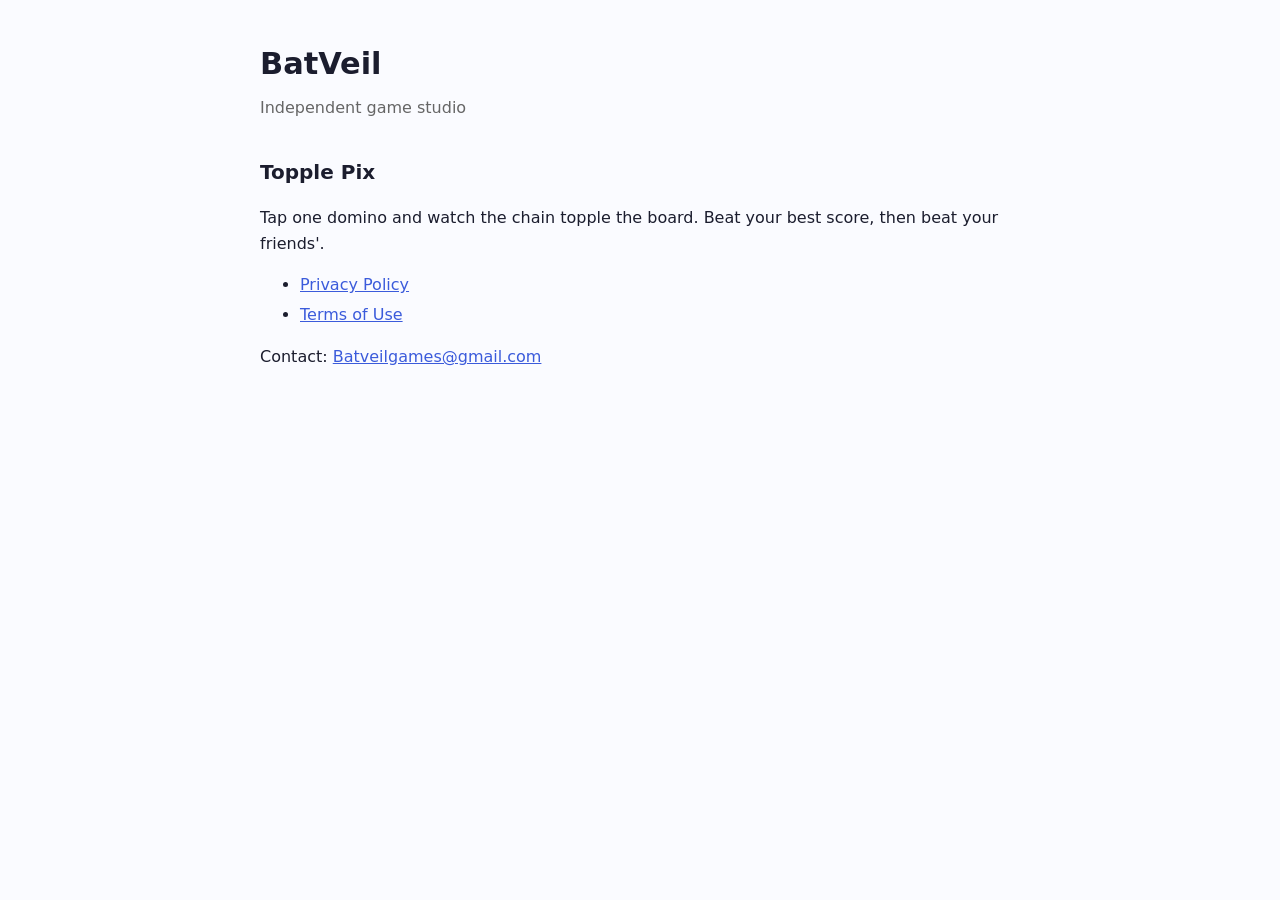
<file: index.html>
<!DOCTYPE html>
<html lang="en"><head><meta charset="utf-8"><meta name="viewport" content="width=device-width,initial-scale=1">
<title>BatVeil</title><link rel="stylesheet" href="style.css"></head><body>
<h1>BatVeil</h1>
<p class="meta">Independent game studio</p>
<h2>Topple Pix</h2>
<p>Tap one domino and watch the chain topple the board. Beat your best score, then beat your friends'.</p>
<ul><li><a href="privacy.html">Privacy Policy</a></li><li><a href="terms.html">Terms of Use</a></li></ul>
<p>Contact: <a href="mailto:Batveilgames@gmail.com">Batveilgames@gmail.com</a></p>
</body></html>
</file>
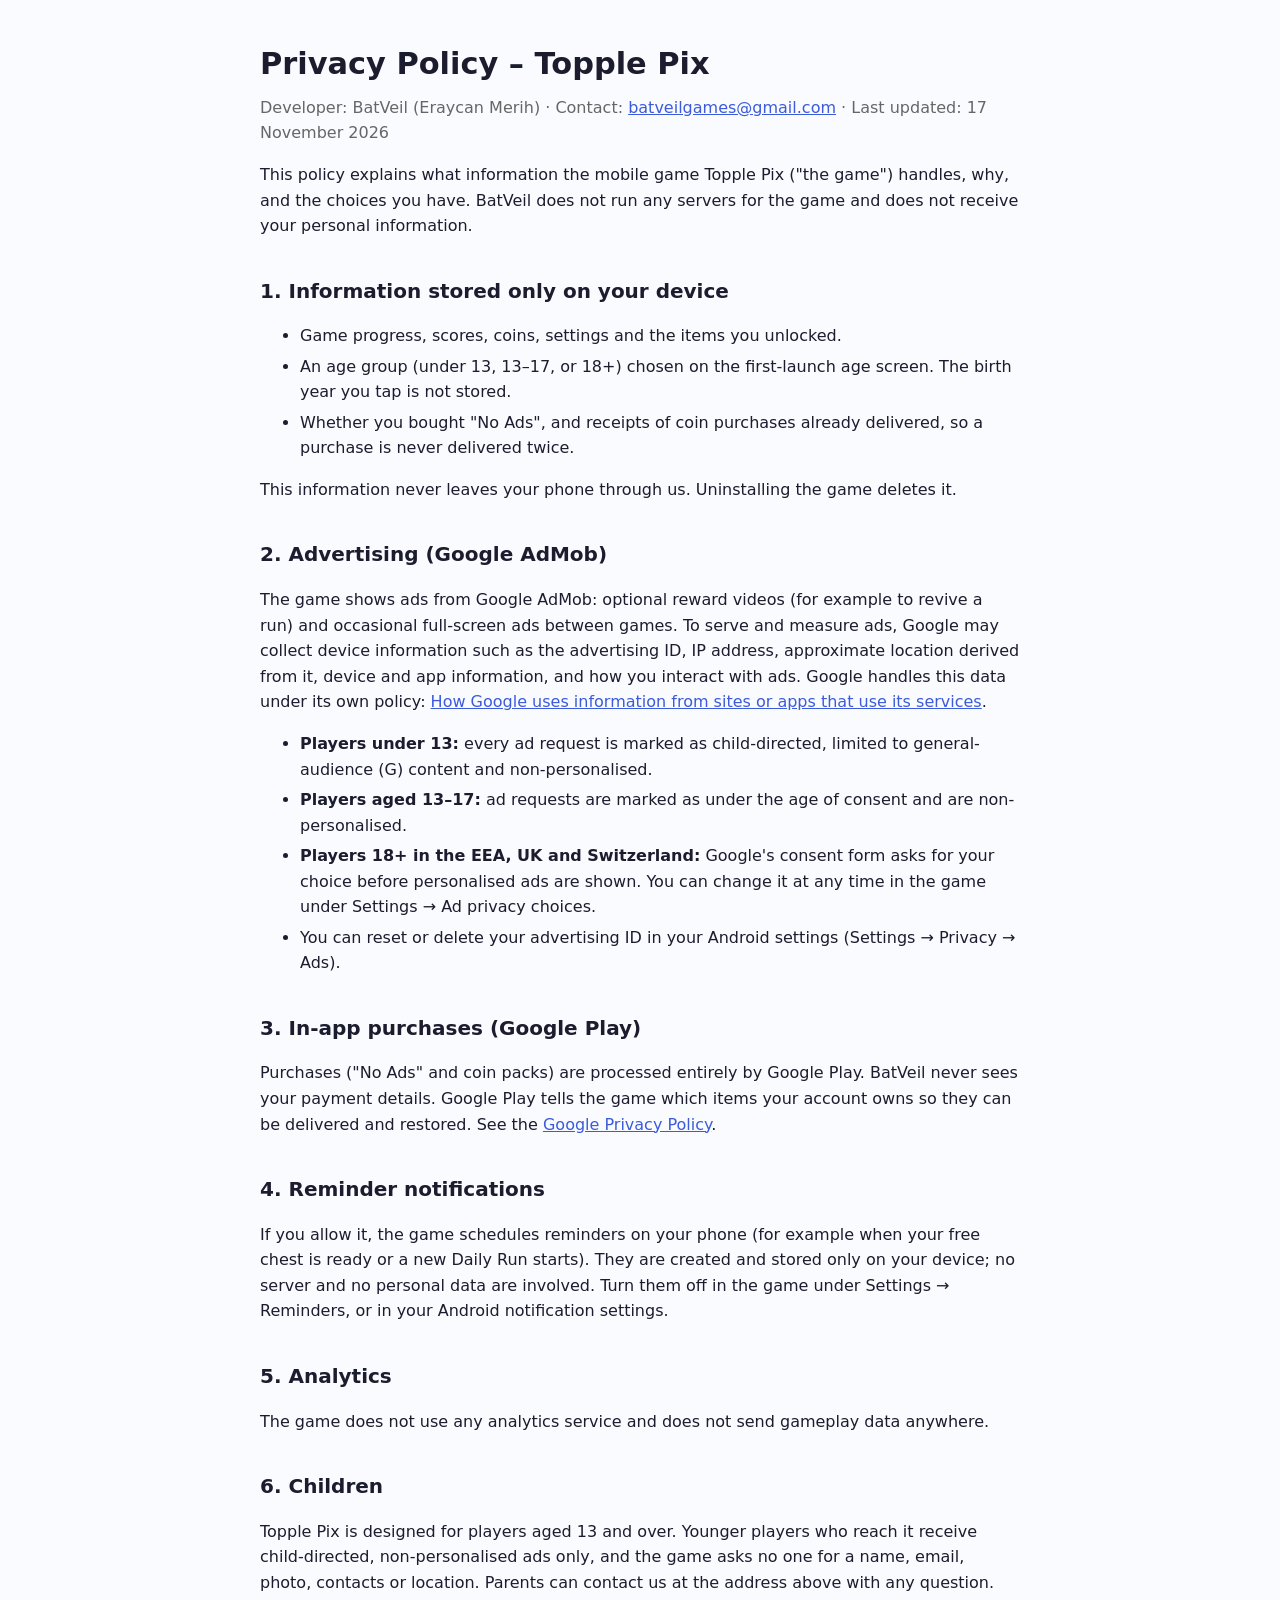
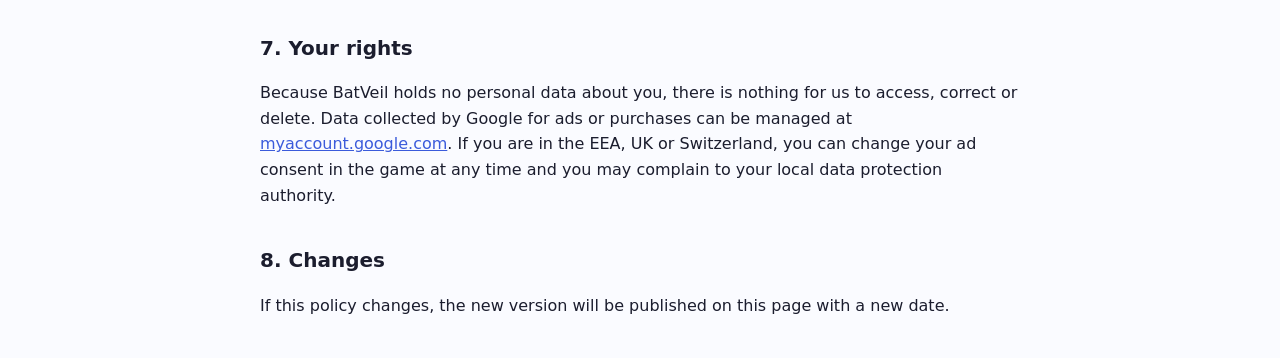
<file: privacy.html>
<!DOCTYPE html>
<html lang="en"><head><meta charset="utf-8"><meta name="viewport" content="width=device-width,initial-scale=1">
<title>Topple Pix – Privacy Policy</title><link rel="stylesheet" href="style.css"></head><body>
<h1>Privacy Policy – Topple Pix</h1>
<p class="meta">Developer: BatVeil (Eraycan Merih) · Contact: <a href="mailto:batveilgames@gmail.com">batveilgames@gmail.com</a> · Last updated: 17 November 2026</p>

<p>This policy explains what information the mobile game Topple Pix ("the game") handles, why, and the choices you have. BatVeil does not run any servers for the game and does not receive your personal information.</p>

<h2>1. Information stored only on your device</h2>
<ul>
<li>Game progress, scores, coins, settings and the items you unlocked.</li>
<li>An age group (under 13, 13–17, or 18+) chosen on the first-launch age screen. The birth year you tap is not stored.</li>
<li>Whether you bought "No Ads", and receipts of coin purchases already delivered, so a purchase is never delivered twice.</li>
</ul>
<p>This information never leaves your phone through us. Uninstalling the game deletes it.</p>

<h2>2. Advertising (Google AdMob)</h2>
<p>The game shows ads from Google AdMob: optional reward videos (for example to revive a run) and occasional full-screen ads between games. To serve and measure ads, Google may collect device information such as the advertising ID, IP address, approximate location derived from it, device and app information, and how you interact with ads. Google handles this data under its own policy: <a href="https://policies.google.com/technologies/ads">How Google uses information from sites or apps that use its services</a>.</p>
<ul>
<li><b>Players under 13:</b> every ad request is marked as child-directed, limited to general-audience (G) content and non-personalised.</li>
<li><b>Players aged 13–17:</b> ad requests are marked as under the age of consent and are non-personalised.</li>
<li><b>Players 18+ in the EEA, UK and Switzerland:</b> Google's consent form asks for your choice before personalised ads are shown. You can change it at any time in the game under Settings → Ad privacy choices.</li>
<li>You can reset or delete your advertising ID in your Android settings (Settings → Privacy → Ads).</li>
</ul>

<h2>3. In-app purchases (Google Play)</h2>
<p>Purchases ("No Ads" and coin packs) are processed entirely by Google Play. BatVeil never sees your payment details. Google Play tells the game which items your account owns so they can be delivered and restored. See the <a href="https://policies.google.com/privacy">Google Privacy Policy</a>.</p>

<h2>4. Reminder notifications</h2>
<p>If you allow it, the game schedules reminders on your phone (for example when your free chest is ready or a new Daily Run starts). They are created and stored only on your device; no server and no personal data are involved. Turn them off in the game under Settings → Reminders, or in your Android notification settings.</p>

<h2>5. Analytics</h2>
<p>The game does not use any analytics service and does not send gameplay data anywhere.</p>

<h2>6. Children</h2>
<p>Topple Pix is designed for players aged 13 and over. Younger players who reach it receive child-directed, non-personalised ads only, and the game asks no one for a name, email, photo, contacts or location. Parents can contact us at the address above with any question.</p>

<h2>7. Your rights</h2>
<p>Because BatVeil holds no personal data about you, there is nothing for us to access, correct or delete. Data collected by Google for ads or purchases can be managed at <a href="https://myaccount.google.com/data-and-privacy">myaccount.google.com</a>. If you are in the EEA, UK or Switzerland, you can change your ad consent in the game at any time and you may complain to your local data protection authority.</p>

<h2>8. Changes</h2>
<p>If this policy changes, the new version will be published on this page with a new date.</p>
</body></html>
</file>
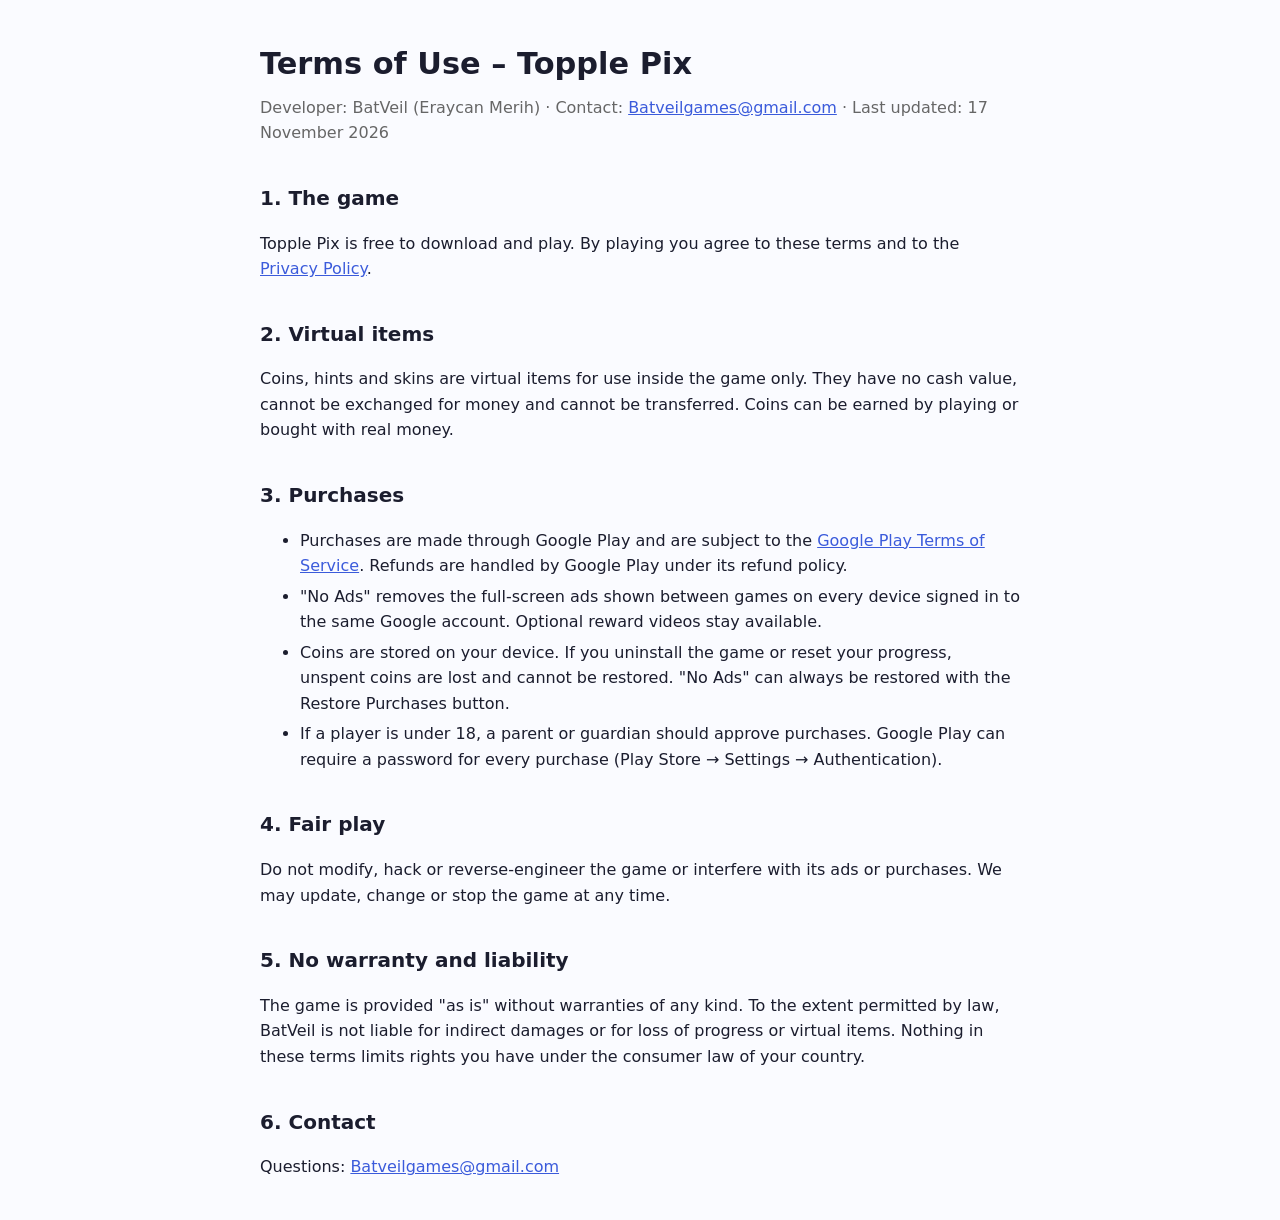
<file: terms.html>
<!DOCTYPE html>
<html lang="en"><head><meta charset="utf-8"><meta name="viewport" content="width=device-width,initial-scale=1">
<title>Topple Pix – Terms of Use</title><link rel="stylesheet" href="style.css"></head><body>
<h1>Terms of Use – Topple Pix</h1>
<p class="meta">Developer: BatVeil (Eraycan Merih) · Contact: <a href="mailto:Batveilgames@gmail.com">Batveilgames@gmail.com</a> · Last updated: 17 November 2026</p>

<h2>1. The game</h2>
<p>Topple Pix is free to download and play. By playing you agree to these terms and to the <a href="privacy.html">Privacy Policy</a>.</p>

<h2>2. Virtual items</h2>
<p>Coins, hints and skins are virtual items for use inside the game only. They have no cash value, cannot be exchanged for money and cannot be transferred. Coins can be earned by playing or bought with real money.</p>

<h2>3. Purchases</h2>
<ul>
<li>Purchases are made through Google Play and are subject to the <a href="https://play.google.com/about/play-terms/">Google Play Terms of Service</a>. Refunds are handled by Google Play under its refund policy.</li>
<li>"No Ads" removes the full-screen ads shown between games on every device signed in to the same Google account. Optional reward videos stay available.</li>
<li>Coins are stored on your device. If you uninstall the game or reset your progress, unspent coins are lost and cannot be restored. "No Ads" can always be restored with the Restore Purchases button.</li>
<li>If a player is under 18, a parent or guardian should approve purchases. Google Play can require a password for every purchase (Play Store → Settings → Authentication).</li>
</ul>

<h2>4. Fair play</h2>
<p>Do not modify, hack or reverse-engineer the game or interfere with its ads or purchases. We may update, change or stop the game at any time.</p>

<h2>5. No warranty and liability</h2>
<p>The game is provided "as is" without warranties of any kind. To the extent permitted by law, BatVeil is not liable for indirect damages or for loss of progress or virtual items. Nothing in these terms limits rights you have under the consumer law of your country.</p>

<h2>6. Contact</h2>
<p>Questions: <a href="mailto:Batveilgames@gmail.com">Batveilgames@gmail.com</a></p>
</body></html>
</file>
<file: style.css>
body{font-family:system-ui,-apple-system,Segoe UI,Roboto,sans-serif;max-width:760px;margin:40px auto;padding:0 20px;line-height:1.6;color:#1b1d2e;background:#fafbff}
h1{font-size:1.9em;margin-bottom:.2em}h2{font-size:1.25em;margin-top:1.8em}
.meta{color:#666;margin-top:0}a{color:#3b5bdb}li{margin:.3em 0}
</file>
